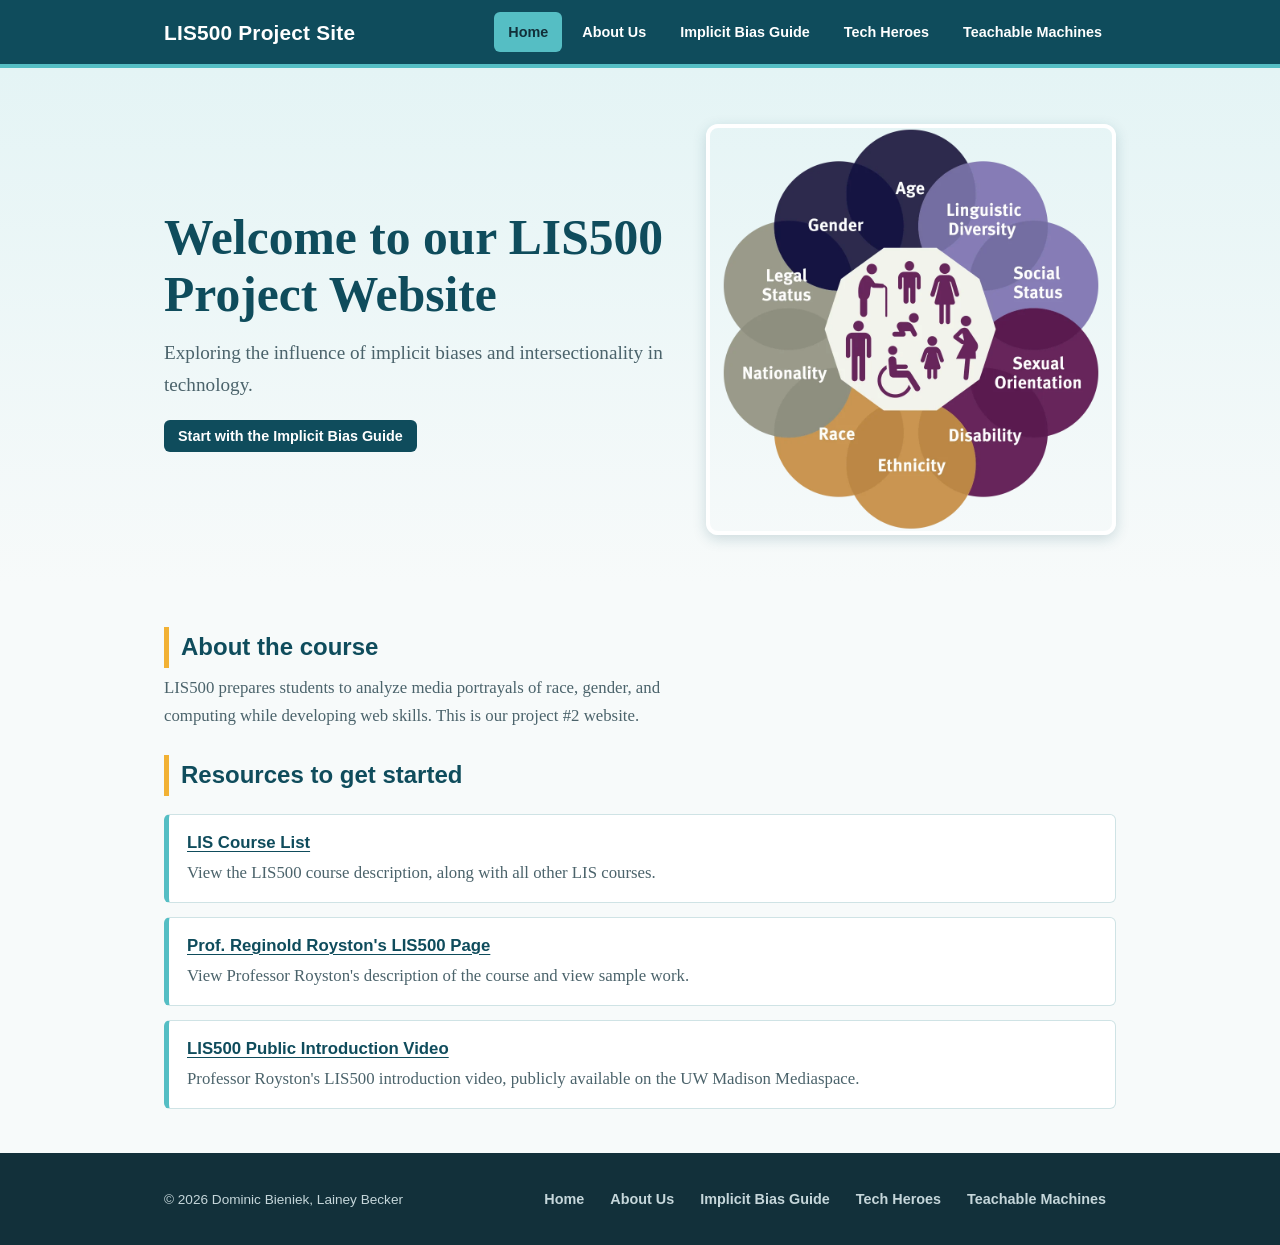
<file: index.html>
<!doctype html>
<html lang="en">
<head>
  <meta charset="UTF-8">
  <!-- The viewport tag makes the page scale correctly on phones and tablets. -->
  <meta name="viewport" content="width=device-width, initial-scale=1">
  <title>Home - LIS500</title>
  <link rel="stylesheet" href="styles.css">
</head>
<body>
<!-- Lets users jump past the navigation straight to the main content. -->
<a class="skip" href="#main">Skip to content</a>
<!-- This is the header for the site. -->
<header class="site-header">
  <div class="wrap header-inner">
    <div class="banner">LIS500 Project Site</div>
    <!-- This is the row of buttons on the header and footer. -->
    <nav class="site-nav" aria-label="Main">
      <a href="index.html" class="btn" aria-current="page">Home</a>
      <a href="about-us.html" class="btn">About Us</a>
      <a href="implicit-bias.html" class="btn">Implicit Bias Guide</a>
      <a href="tech-heros.html" class="btn">Tech Heroes</a>
      <a href="teachable-machines.html" class="btn">Teachable Machines</a>
    </nav>
  </div>
</header>
<!-- The main element wraps the unique content of each page. -->
<main id="main">
<!-- The headline, a one-line summary of the project, and a button that sends visitors to the first resource page. -->
<div class="hero"><div class="wrap hero-grid">
  <div>
    <h1>Welcome to our LIS500 Project Website</h1>
    <p class="lede">Exploring the influence of implicit biases and intersectionality in technology.</p>
    <a class="btn" style="background:var(--teal-dark);color:#fff" href="implicit-bias.html">Start with the Implicit Bias Guide</a>
  </div>
  <img class="photo" src="images/intersectionalityplaceholder.jpg" alt="Placeholder image for intersectionality.">
</div></div>
<!-- Blurb/Content Block -->
<!-- (Dominic) Adding more content to the home page per feedback comment. The course description and three starting resources below came from that feedback. -->
<section class="block"><div class="wrap">
  <h2>About the course</h2>
  <p class="section-intro">LIS500 prepares students to analyze media portrayals of race, gender, and computing while developing web skills. This is our project #2 website.</p>
  <h2>Resources to get started</h2>
  <ul class="resources" style="margin-top:18px">
    <li><a href="https://guide.wisc.edu/courses/l_i_s/" rel="noreferrer noopener">LIS Course List</a><p>View the LIS500 course description, along with all other LIS courses.</p></li>
    <li><a href="https://www.raroyston.com/lis-500-code-power" rel="noreferrer noopener">Prof. Reginold Royston's LIS500 Page</a><p>View Professor Royston's description of the course and view sample work.</p></li>
    <li><a href="https://mediaspace.wisc.edu/media/LIS+500+Introduction+Fall+2023/1_zvdc1gyx/" rel="noreferrer noopener">LIS500 Public Introduction Video</a><p>Professor Royston's LIS500 introduction video, publicly available on the UW Madison Mediaspace.</p></li>
  </ul>
</div></section>
</main>
<!-- This is the footer for the site. It repeats the navigation buttons so visitors who reach the bottom of a page do not need to scroll back up. -->
<footer class="site-footer">
  <div class="wrap footer-inner">
    <p>© 2026 Dominic Bieniek, Lainey Becker</p>
    <nav class="footer-nav" aria-label="Footer">
      <a href="index.html" class="btn">Home</a>
      <a href="about-us.html" class="btn">About Us</a>
      <a href="implicit-bias.html" class="btn">Implicit Bias Guide</a>
      <a href="tech-heros.html" class="btn">Tech Heroes</a>
      <a href="teachable-machines.html" class="btn">Teachable Machines</a>
    </nav>
  </div>
</footer>

</body>
</html>
</file>
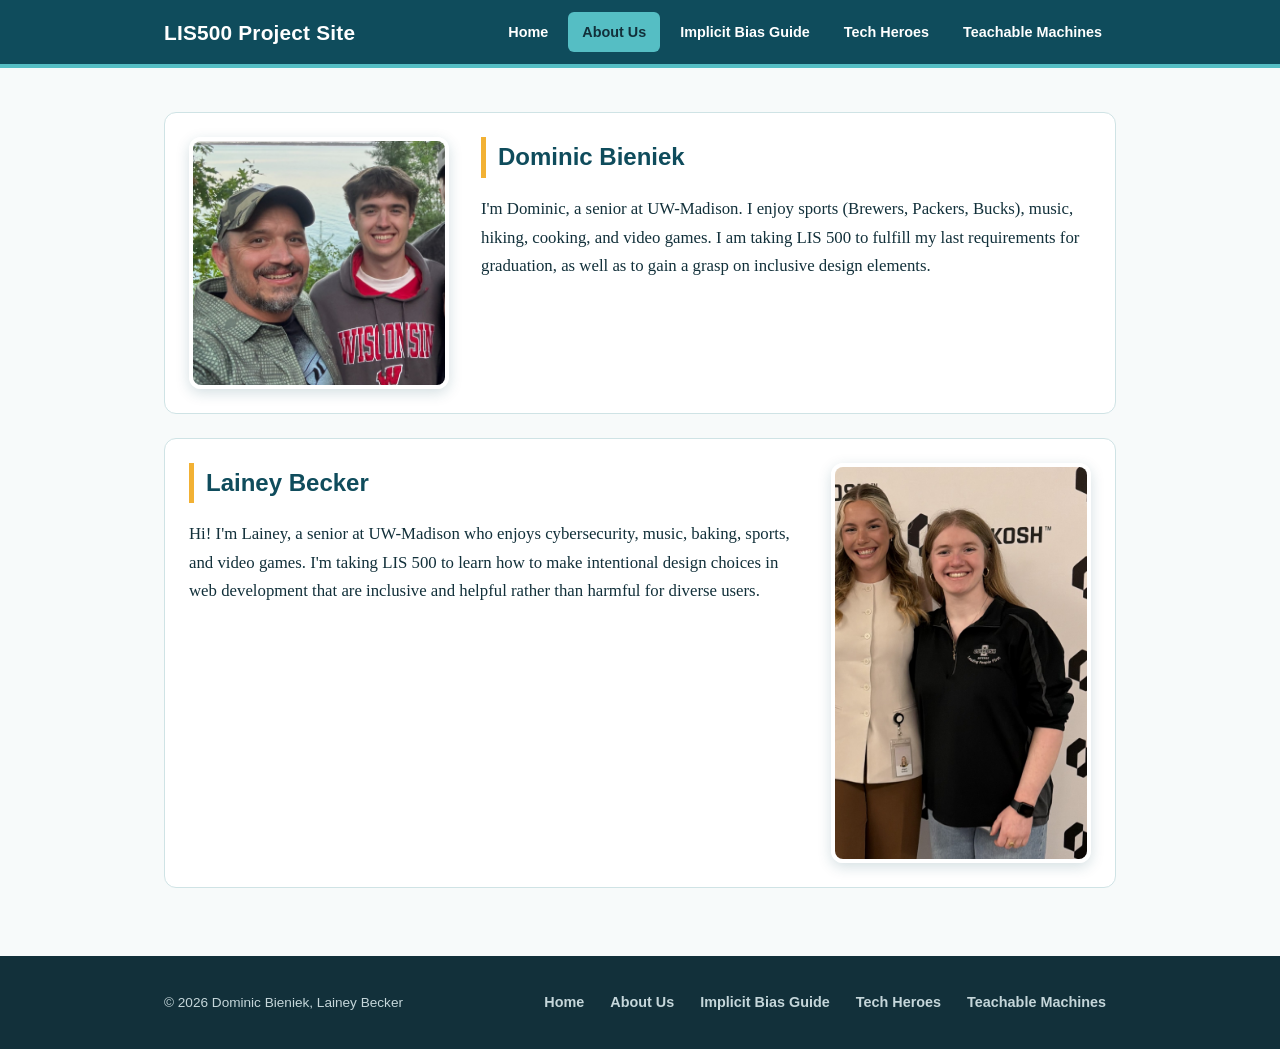
<file: about-us.html>
<!doctype html>
<html lang="en">
<head>
  <meta charset="UTF-8">
  <!-- The viewport tag makes the page scale correctly on phones and tablets. -->
  <meta name="viewport" content="width=device-width, initial-scale=1">
  <title>About Us - LIS500</title>
  <link rel="stylesheet" href="styles.css">
</head>
<body>
<!-- Lets users jump past the navigation straight to the main content. -->
<a class="skip" href="#main">Skip to content</a>
<!-- This is the header for the site. -->
<header class="site-header">
  <div class="wrap header-inner">
    <div class="banner">LIS500 Project Site</div>
    <!-- This is the row of buttons on the header and footer. Marks the page you are on. -->
    <nav class="site-nav" aria-label="Main">
      <a href="index.html" class="btn">Home</a>
      <a href="about-us.html" class="btn" aria-current="page">About Us</a>
      <a href="implicit-bias.html" class="btn">Implicit Bias Guide</a>
      <a href="tech-heros.html" class="btn">Tech Heroes</a>
      <a href="teachable-machines.html" class="btn">Teachable Machines</a>
    </nav>
  </div>
</header>
<!-- The main element wraps the unique content of each page. -->
<main id="main">
<!-- Blurb/Content Block -->
<!-- (Dominic) Adding visuals to 'about-us' page per feedback comment. Each person now has a profile card with the photo beside the bio. -->
<section class="block"><div class="wrap">
  <article class="profile"><div class="split">
    <figure style="margin:0"><img class="photo" src="images/aboutdominic.jpg" alt="Picture of Dominic."></figure>
    <div>
      <h2>Dominic Bieniek</h2>
      <p>I'm Dominic, a senior at UW-Madison. I enjoy sports (Brewers, Packers, Bucks), music, hiking, cooking, and video games. I am taking LIS 500 to fulfill my last requirements for graduation, as well as to gain a grasp on inclusive design elements.</p>
    </div>
  </div></article>
  <article class="profile"><div class="split flip">
    <figure style="margin:0"><img class="photo" src="images/cropped-osk.jpeg" alt="Picture of Lainey."></figure>
    <div>
      <h2>Lainey Becker</h2>
      <p>Hi! I'm Lainey, a senior at UW-Madison who enjoys cybersecurity, music, baking, sports, and video games. I'm taking LIS 500 to learn how to make intentional design choices in web development that are inclusive and helpful rather than harmful for diverse users.</p>
    </div>
  </div></article>
</div></section>
</main>
<!-- This is the footer for the site. It repeats the navigation buttons so visitors who reach the bottom of a page do not need to scroll back up. -->
<footer class="site-footer">
  <div class="wrap footer-inner">
    <p>© 2026 Dominic Bieniek, Lainey Becker</p>
    <nav class="footer-nav" aria-label="Footer">
      <a href="index.html" class="btn">Home</a>
      <a href="about-us.html" class="btn">About Us</a>
      <a href="implicit-bias.html" class="btn">Implicit Bias Guide</a>
      <a href="tech-heros.html" class="btn">Tech Heroes</a>
      <a href="teachable-machines.html" class="btn">Teachable Machines</a>
    </nav>
  </div>
</footer>

</body>
</html>
</file>
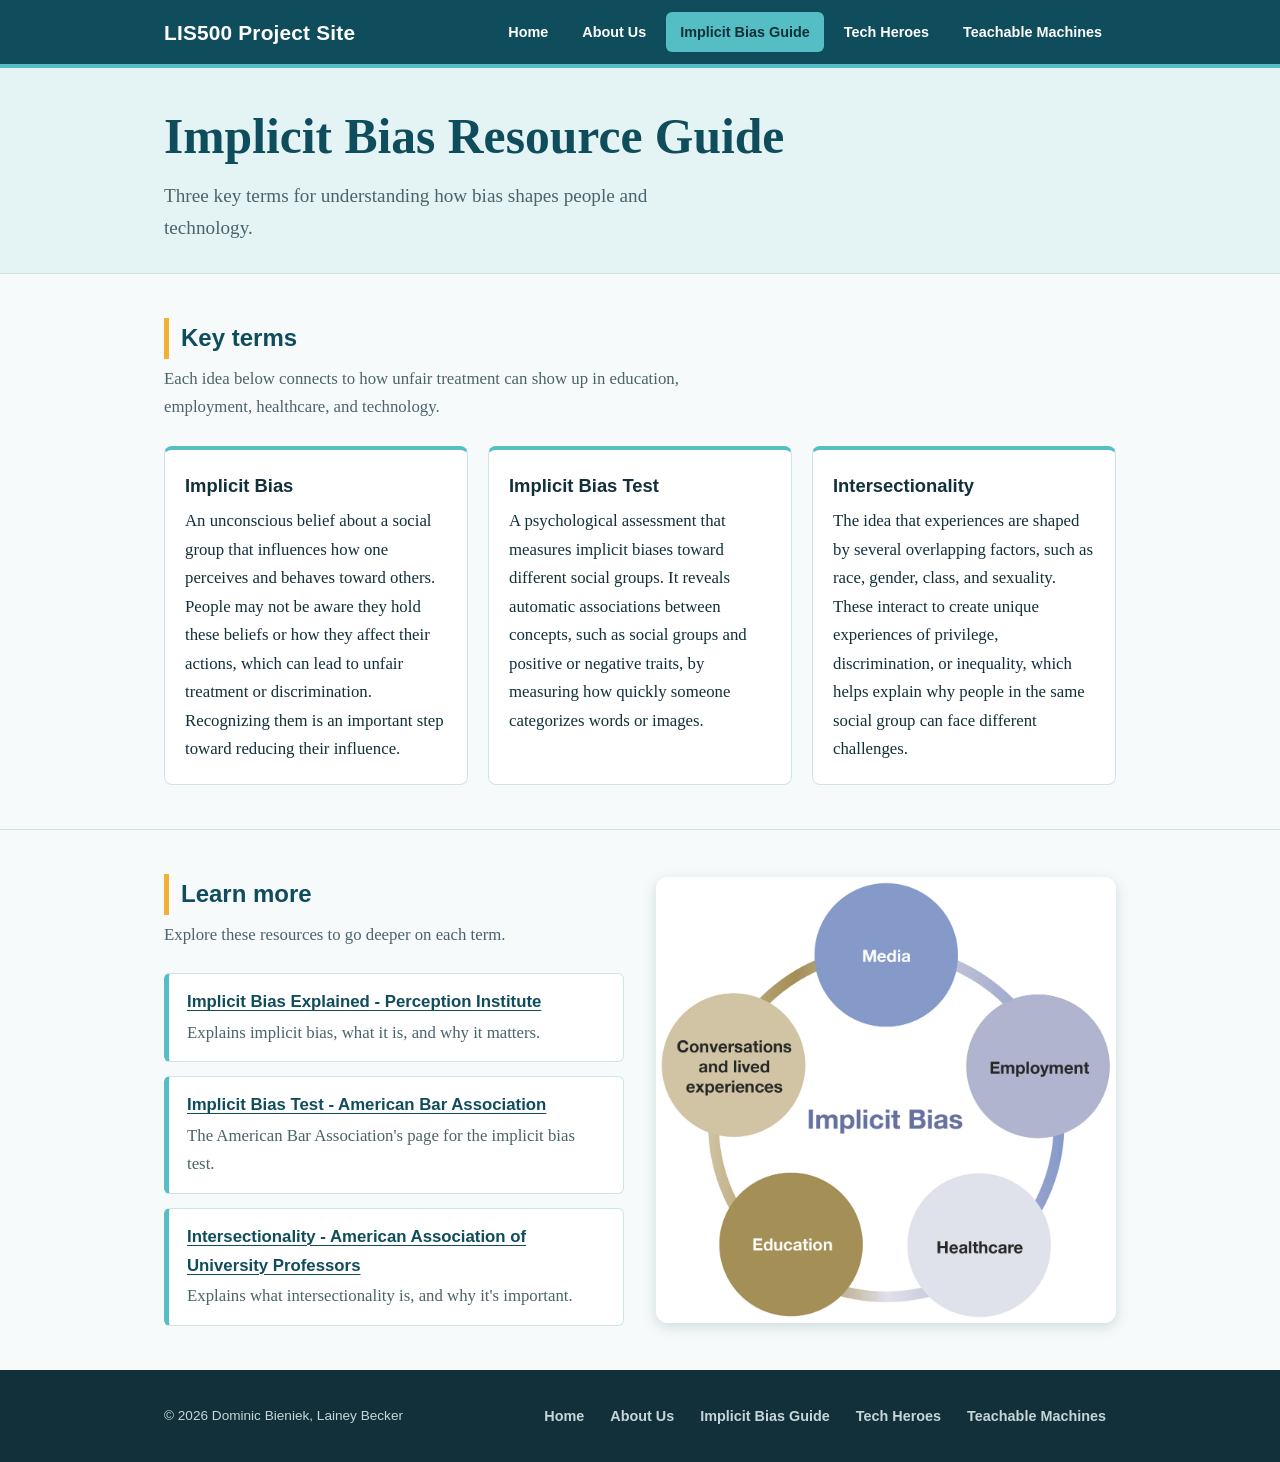
<file: implicit-bias.html>
<!doctype html>
<html lang="en">
<head>
  <meta charset="UTF-8">
  <!-- The viewport tag makes the page scale correctly on phones and tablets. -->
  <meta name="viewport" content="width=device-width, initial-scale=1">
  <title>Implicit Bias Guide - LIS500</title>
  <link rel="stylesheet" href="styles.css">
</head>
<body>
<!-- Lets users jump past the navigation straight to the main content. -->
<a class="skip" href="#main">Skip to content</a>
<!-- This is the header for the site. -->
<header class="site-header">
  <div class="wrap header-inner">
    <div class="banner">LIS500 Project Site</div>
        <!-- This is the row of buttons on the header and footer. Marks the page you are on. -->
    <nav class="site-nav" aria-label="Main">
      <a href="index.html" class="btn">Home</a>
      <a href="about-us.html" class="btn">About Us</a>
      <a href="implicit-bias.html" class="btn" aria-current="page">Implicit Bias Guide</a>
      <a href="tech-heros.html" class="btn">Tech Heroes</a>
      <a href="teachable-machines.html" class="btn">Teachable Machines</a>
    </nav>
  </div>
</header>
<!-- The main element wraps the unique content of each page. -->
<main id="main">
<!-- Page title band: a short heading and one-line introduction. -->
<div class="page-head"><div class="wrap"><h1 class="page-title">Implicit Bias Resource Guide</h1><p class="lede">Three key terms for understanding how bias shapes people and technology.</p></div></div>
<!-- Blurb/Content Block -->
<!-- (Dominic) Adding more context to the implicit bias page and links per feedback comment. The three definitions are now side-by-side cards so they can be compared at a glance -->
<section class="block"><div class="wrap">
  <h2>Key terms</h2>
  <p class="section-intro">Each idea below connects to how unfair treatment can show up in education, employment, healthcare, and technology.</p>
  <div class="grid-3">
    <div class="card"><h3>Implicit Bias</h3><p>An unconscious belief about a social group that influences how one perceives and behaves toward others. People may not be aware they hold these beliefs or how they affect their actions, which can lead to unfair treatment or discrimination. Recognizing them is an important step toward reducing their influence.</p></div>
    <div class="card"><h3>Implicit Bias Test</h3><p>A psychological assessment that measures implicit biases toward different social groups. It reveals automatic associations between concepts, such as social groups and positive or negative traits, by measuring how quickly someone categorizes words or images.</p></div>
    <div class="card"><h3>Intersectionality</h3><p>The idea that experiences are shaped by several overlapping factors, such as race, gender, class, and sexuality. These interact to create unique experiences of privilege, discrimination, or inequality, which helps explain why people in the same social group can face different challenges.</p></div>
  </div>
</div></section>
<!-- Second content block: the resource list on the left and the intersectionality diagram on the right. -->
<section class="block"><div class="wrap split wide">
  <div>
    <h2>Learn more</h2>
    <p class="section-intro">Explore these resources to go deeper on each term.</p>
    <ul class="resources">
      <li><a href="https://www.perception.org/research/implicit-bias/">Implicit Bias Explained - Perception Institute</a><p>Explains implicit bias, what it is, and why it matters.</p></li>
      <li><a href="https://www.americanbar.org/groups/litigation/about/diversity/task-force-implicit-bias/implicit-bias-test/">Implicit Bias Test - American Bar Association</a><p>The American Bar Association's page for the implicit bias test.</p></li>
      <li><a href="https://www.aaup.org/academe/issues/104-4/what-intersectionality-and-why-it-important">Intersectionality - American Association of University Professors</a><p>Explains what intersectionality is, and why it's important.</p></li>
    </ul>
  </div>
  <img class="photo" src="images/implicit-biasplaceholder.jpg" alt="Intersectionality diagram">
</div></section>
</main>
<!-- This is the footer for the site. It repeats the navigation buttons so visitors who reach the bottom of a page do not need to scroll back up. -->
<footer class="site-footer">
  <div class="wrap footer-inner">
    <p>© 2026 Dominic Bieniek, Lainey Becker</p>
    <nav class="footer-nav" aria-label="Footer">
      <a href="index.html" class="btn">Home</a>
      <a href="about-us.html" class="btn">About Us</a>
      <a href="implicit-bias.html" class="btn">Implicit Bias Guide</a>
      <a href="tech-heros.html" class="btn">Tech Heroes</a>
      <a href="teachable-machines.html" class="btn">Teachable Machines</a>
    </nav>
  </div>
</footer>

</body>
</html>
</file>
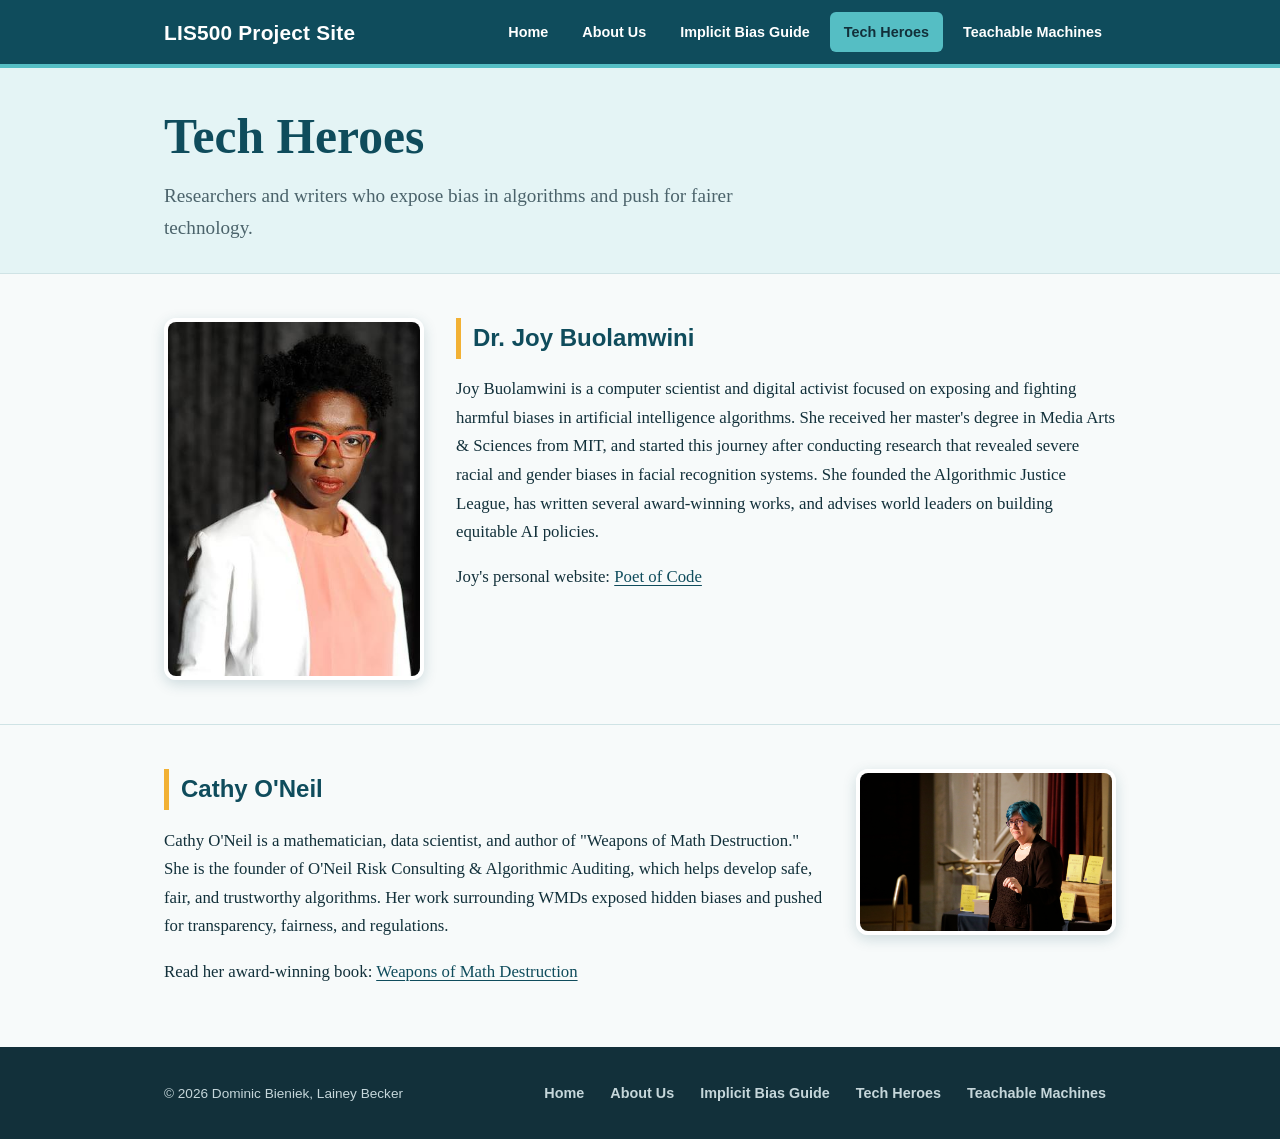
<file: tech-heros.html>
<!doctype html>
<html lang="en">
<head>
  <meta charset="UTF-8">
  <!-- The viewport tag makes the page scale correctly on phones and tablets. -->
  <meta name="viewport" content="width=device-width, initial-scale=1">
  <title>Tech Heroes - LIS500</title>
  <link rel="stylesheet" href="styles.css">
</head>
<body>
<!-- This is the header for the site. -->
<header class="site-header">
  <div class="wrap header-inner">
    <div class="banner">LIS500 Project Site</div>
    <!-- This is the row of buttons on the header and footer. -->
    <nav class="site-nav" aria-label="Main">
      <a href="index.html" class="btn">Home</a>
      <a href="about-us.html" class="btn">About Us</a>
      <a href="implicit-bias.html" class="btn">Implicit Bias Guide</a>
      <a href="tech-heros.html" class="btn" aria-current="page">Tech Heroes</a>
      <a href="teachable-machines.html" class="btn">Teachable Machines</a>
    </nav>
  </div>
</header>
<!-- The main element wraps the unique content of each page. -->
<main id="main">
<!-- Page title band: a short heading and one-line introduction. -->
<div class="page-head"><div class="wrap"><h1 class="page-title">Tech Heroes</h1><p class="lede">Researchers and writers who expose bias in algorithms and push for fairer technology.</p></div></div>
<!-- Blurb/Content Block -->
<section class="block"><div class="wrap split">
  <figure style="margin:0"><img class="photo" src="images/tech_hero_1.jpg" alt="Dr. Joy Buolamwini"></figure>
  <div>
    <h2>Dr. Joy Buolamwini</h2>
    <p>Joy Buolamwini is a computer scientist and digital activist focused on exposing and fighting harmful biases in artificial intelligence algorithms. She received her master's degree in Media Arts &amp; Sciences from MIT, and started this journey after conducting research that revealed severe racial and gender biases in facial recognition systems. She founded the Algorithmic Justice League, has written several award-winning works, and advises world leaders on building equitable AI policies.</p>
    <p>Joy's personal website: <a href="https://www.poetofcode.com/" rel="noreferrer noopener">Poet of Code</a></p>
  </div>
</div></section>
<!-- Blurb/Content Block -->
<section class="block"><div class="wrap split flip">
  <figure style="margin:0"><img class="photo" src="images/cathyoneil.jpg" alt="Cathy O'Neil"></figure>
  <div>
    <h2>Cathy O'Neil</h2>
    <p>Cathy O'Neil is a mathematician, data scientist, and author of "Weapons of Math Destruction." She is the founder of O'Neil Risk Consulting &amp; Algorithmic Auditing, which helps develop safe, fair, and trustworthy algorithms. Her work surrounding WMDs exposed hidden biases and pushed for transparency, fairness, and regulations.</p>
    <p>Read her award-winning book: <a href="https://dl.acm.org/doi/10.5555/3002861" rel="noreferrer noopener">Weapons of Math Destruction</a></p>
  </div>
</div></section>
</main>
<!-- This is the footer for the site. -->
<footer class="site-footer">
  <div class="wrap footer-inner">
    <p>© 2026 Dominic Bieniek, Lainey Becker</p>
    <nav class="footer-nav" aria-label="Footer">
      <a href="index.html" class="btn">Home</a>
      <a href="about-us.html" class="btn">About Us</a>
      <a href="implicit-bias.html" class="btn">Implicit Bias Guide</a>
      <a href="tech-heros.html" class="btn">Tech Heroes</a>
      <a href="teachable-machines.html" class="btn">Teachable Machines</a>
    </nav>
  </div>
</footer>

</body>
</html>
</file>
<file: styles.css>
/* 
   Colors and fonts are stored once as variables so the palette stays consistent. */
:root{
  --ink:#12303A; --muted:#4B636B; --teal-dark:#0F4C5C; --teal:#55BEC4;
  --teal-tint:#E4F4F5; --paper:#F7FAFA; --white:#fff; --amber:#F2B134; --line:#CFE3E5;
  --serif:Georgia,"Times New Roman",serif; --sans:"Segoe UI",Helvetica,Arial,sans-serif;
}

/* ----- Global styles ----- */
/* border box fix: padding and borders count toward an element's width */
*{box-sizing:border-box}

/* sets default styling of text on linked pages: serif body text with extra line height so long paragraphs are easier to read */
body{margin:0;font-family:var(--serif);font-size:1.05rem;line-height:1.7;color:var(--ink);background:var(--paper)}

/* images never grow wider than the column they sit in, which keeps photos from overflowing on small screens */
img{max-width:100%;height:auto;display:block}

/* sets link color for the whole site. */
a{color:var(--teal-dark);text-decoration-thickness:1px;text-underline-offset:3px}
a:hover{color:#000}

/* outline shows people who navigate with the tab key where they are on the page */
:focus-visible{outline:3px solid var(--amber);outline-offset:2px}

/* "skip to content" link */
.skip{position:absolute;left:-999px}
.skip:focus{left:8px;top:8px;background:var(--white);padding:8px 12px;z-index:10}

/* keeps text from spanning the entire page (max width of 1000px, centered, with side padding so text never touches the screen edge) */
.wrap{max-width:1000px;margin:0 auto;padding:0 24px}


/* ----- HEADER ----- */

/* bar that stays pinned to the top while scrolling, with a line along the bottom edge */
.site-header{background:var(--teal-dark);color:var(--white);position:sticky;top:0;z-index:5;border-bottom:4px solid var(--teal)}

/* aligns header items and adds spacing around them. */
.header-inner{display:flex;align-items:center;justify-content:space-between;gap:16px;flex-wrap:wrap;padding-top:12px;padding-bottom:12px}

/* large and bold title */
.banner{font-family:var(--sans);font-weight:700;font-size:1.3rem;letter-spacing:.01em}

/* lays out the navigation links in a row with small gaps between them */
.site-nav,.footer-nav{display:flex;flex-wrap:wrap;gap:6px}


/* ----- BUTTONS ----- */

/* sets spacing and shape of buttons */
.btn{font-family:var(--sans);font-size:.9rem;font-weight:600;text-decoration:none;padding:8px 14px;border-radius:6px;color:var(--white);background:transparent;transition:background .15s}

/* adds a light highlight when hovered */
.btn:hover{background:rgba(255,255,255,.16);color:var(--white);text-decoration:none}

/* sets button color for the page you are currently on */
.btn[aria-current="page"]{background:var(--teal);color:var(--ink)}


/* ----- HERO and PAGE TITLE BANDS ----- */

/* home page opening section */
.hero{background:linear-gradient(180deg,var(--teal-tint),var(--paper));padding:56px 0 48px}

/* two columns on the home page */
.hero-grid{display:grid;grid-template-columns:1.1fr .9fr;gap:40px;align-items:center}

/* main page headings */
.hero h1,.page-title{font-family:var(--serif);font-size:clamp(2rem,4.5vw,3.1rem);line-height:1.15;margin:0 0 14px;color:var(--teal-dark)}

/* intro sentence under a main heading */
.hero .lede,.lede{font-size:1.2rem;color:var(--muted);margin:0 0 20px}

/* band holding the title on the inner pages */
.page-head{background:var(--teal-tint);padding:40px 0 28px;border-bottom:1px solid var(--line)}
.page-head .lede{margin:0;max-width:60ch}


/* ----- CONTENT ----- */

/* each section.block is one content block, separated from the next by a thin line. */
section.block{padding:44px 0;border-bottom:1px solid var(--line)}
section.block:last-of-type{border-bottom:0}

/* heading levels */
h2{font-family:var(--sans);font-size:1.5rem;color:var(--teal-dark);margin:0 0 6px;padding-left:12px;border-left:5px solid var(--amber)}
h3{font-family:var(--sans);font-size:1.15rem;margin:0 0 6px;color:var(--ink)}

/* short paragraph under a section heading*/
.section-intro{color:var(--muted);margin:0 0 24px;max-width:65ch}

/* side-by-side layouts */
.split{display:grid;grid-template-columns:260px 1fr;gap:32px;align-items:start}
.split.flip{grid-template-columns:1fr 260px}
.split.flip figure{order:2}
.split.wide{grid-template-columns:1fr 1fr;align-items:center}

/* limits image size and rounds the corners*/
.photo{width:100%;border-radius:12px;border:4px solid var(--white);box-shadow:0 4px 14px rgba(15,76,92,.18);object-fit:cover}

/* three equal columns for the key-term cards */
.grid-3{display:grid;grid-template-columns:repeat(3,1fr);gap:20px}

/* white card with a teal top edge */
.card{background:var(--white);border:1px solid var(--line);border-top:4px solid var(--teal);border-radius:8px;padding:20px}
.card p{margin:0}

/* white box that holds one person's photo on About Us */
.profile{background:var(--white);border:1px solid var(--line);border-radius:12px;padding:24px;margin-bottom:24px}

/* resource link list */
.resources{list-style:none;padding:0;margin:0;display:grid;gap:14px}
.resources li{background:var(--white);border:1px solid var(--line);border-left:5px solid var(--teal);border-radius:6px;padding:14px 18px}
.resources a{font-family:var(--sans);font-weight:700}
.resources p{margin:2px 0 0;color:var(--muted)}


/* ----- FOOTER ----- */

/* dark footer with light gray text for contrast */
.site-footer{background:var(--ink);color:#C5D6DA;padding:28px 0;font-family:var(--sans);font-size:.85rem}

/* arranges footer elements */
.footer-inner{display:flex;justify-content:space-between;align-items:center;gap:16px;flex-wrap:wrap}
.footer-inner p{margin:0}

/* styles footer navigation links */
.site-footer .btn{color:#C5D6DA;padding:6px 10px}


/* ----- MOBILE  ----- */
@media(max-width:760px){
  .hero-grid,.split,.split.flip,.split.wide,.grid-3{grid-template-columns:1fr}
  .split.flip figure{order:0}
  .split figure{max-width:320px}
  .header-inner{justify-content:center;text-align:center}
}

/* ----- TEACHABLE MACHINES ----- */


.btn-solid{background:var(--teal-dark);color:var(--white);border:0;padding:12px 22px;font-size:1rem;cursor:pointer}
.btn-solid:hover{background:var(--ink)}
.btn-solid:disabled{opacity:.6;cursor:default}

/* small status message under the button ("Loading model...", errors) */
.status{font-family:var(--sans);color:var(--muted);margin:12px 0 0}

/* white card that holds the webcam picture and the prediction results */
.demo{background:var(--white);border:1px solid var(--line);border-top:4px solid var(--teal);border-radius:8px;padding:20px;min-height:260px}
#webcam-container canvas{border-radius:8px;max-width:100%;height:auto;margin-bottom:14px}


.label-row{margin-bottom:10px;font-family:var(--sans);font-size:.95rem}
.label-name{display:flex;justify-content:space-between}
.bar{height:10px;background:var(--teal-tint);border-radius:5px;overflow:hidden}
.bar span{display:block;height:100%;width:0;background:var(--teal)}

/* outlined version of .btn-solid for secondary actions such as Stop
   camera; sits next to the Start button without competing with it */
.btn-outline{background:transparent;color:var(--teal-dark);border:2px solid var(--teal-dark);padding:10px 20px;font-size:1rem;cursor:pointer;margin-left:8px}
.btn-outline:hover{background:var(--teal-tint);color:var(--teal-dark)}
.btn-outline:disabled{opacity:.5;cursor:default}

/* bar colors for the two classes in our model: summer is red and winter
   is blue. The script adds these classes by matching the class name
   (not case sensitive); any other class keeps the default teal bar */
.bar span.bar-summer{background:#D62828}
.bar span.bar-winter{background:#1D5FD6}
</file>
